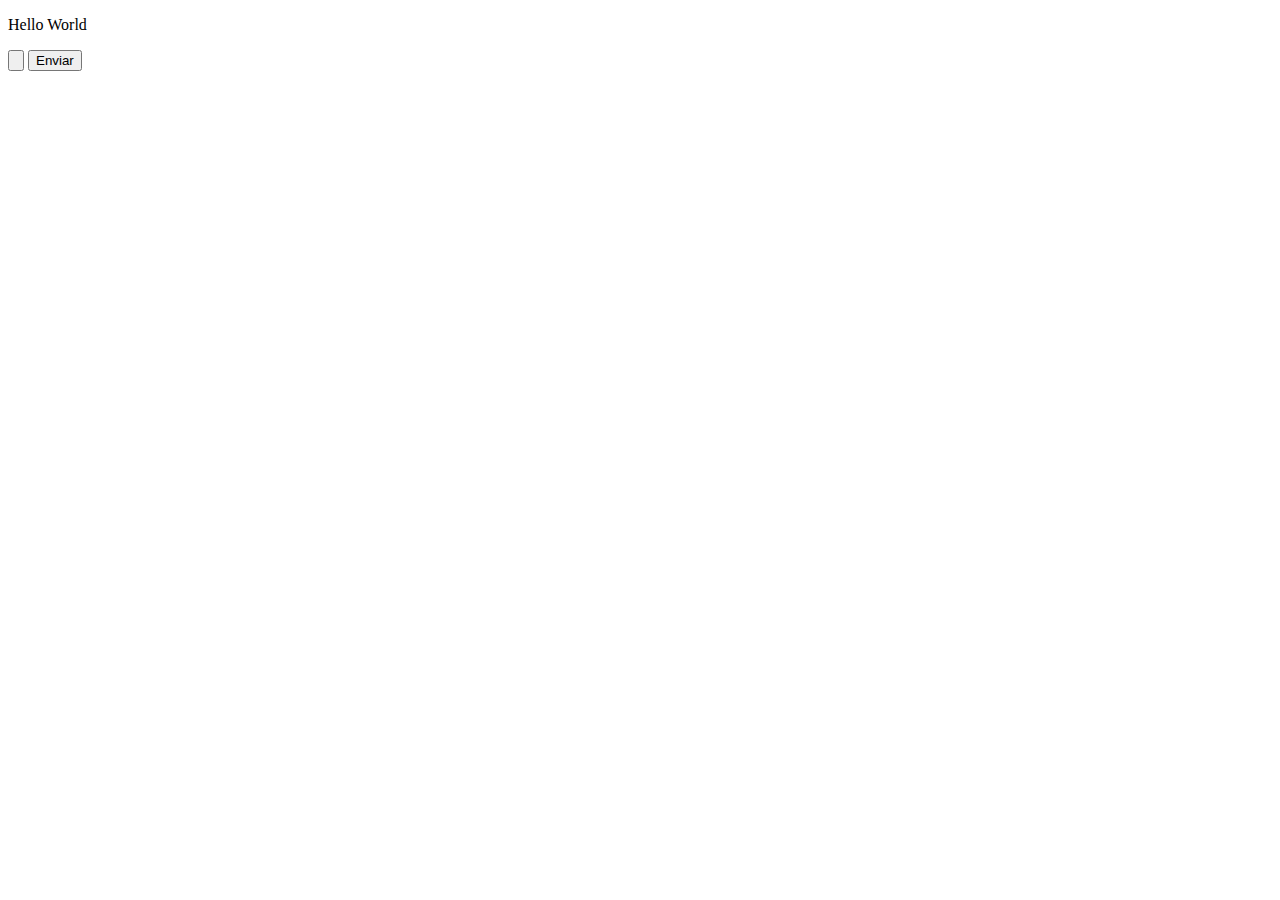
<file: index.html>
<!DOCTYPE html>
<html lang="pt-br">

<head>
    <meta charset="UTF-8">
    <meta name="viewport" content="width=device-width, initial-scale=1.0">
    <title>Site Aifude</title>
</head>

<body onload="window.alert('Seja Bem Vindo')">
    <p>Hello World</p>
    <input type="button" id="valor">
    <button id="enviar">Enviar</button>
    
    <script>
        document.querySelector("#enviar").addEventListener("click",mudarValor);

        function mudarValor(){
            document.querySelector("#valor").value = "Novo Conteúdo";
        }
    </script>
</body>

</html>
</file>
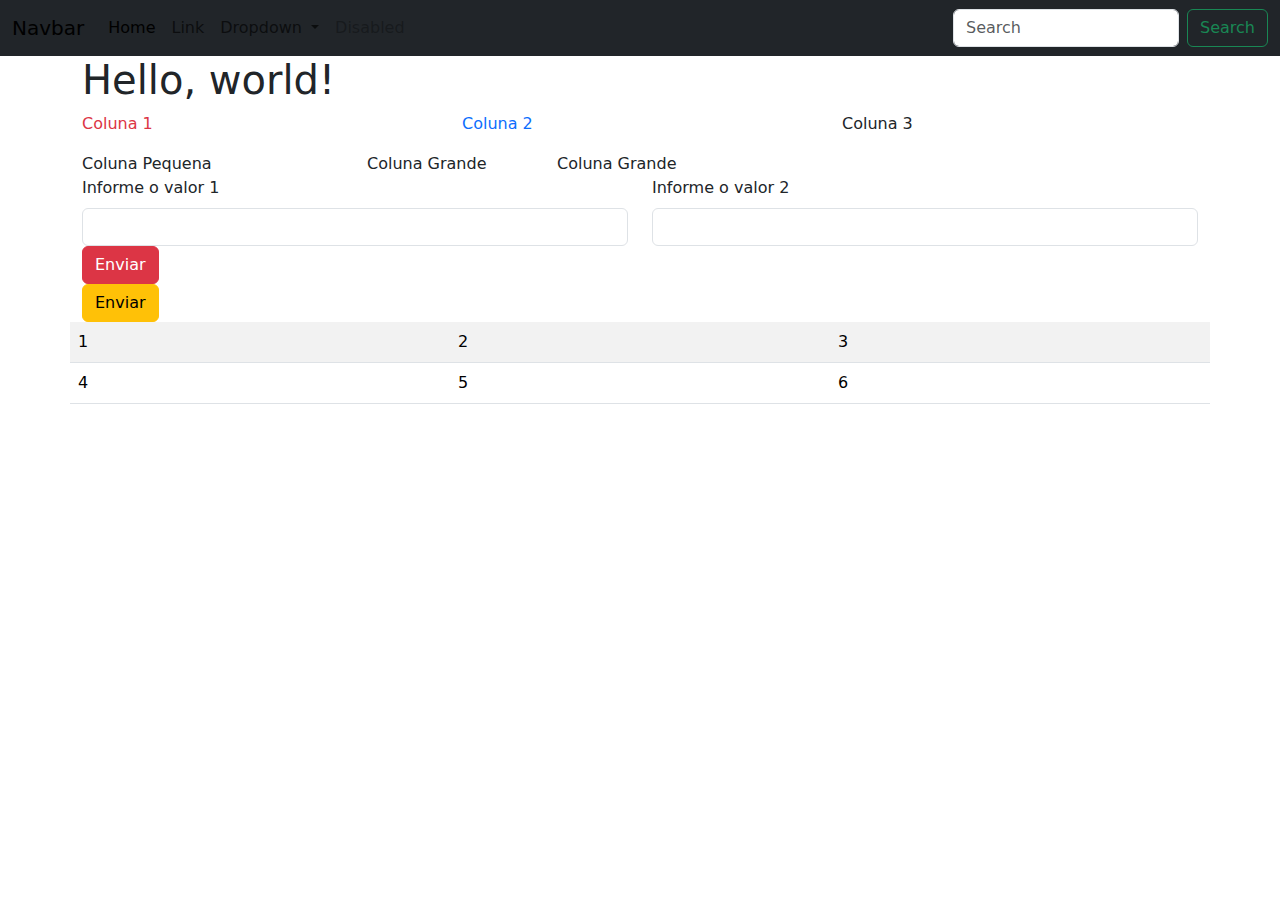
<file: Bootstrap/index.html>
<!doctype html>
<html lang="en">
  <head>
    <meta charset="utf-8">
    <meta name="viewport" content="width=device-width, initial-scale=1">
    <title>Bootstrap demo</title>
    <link href="https://cdn.jsdelivr.net/npm/bootstrap@5.3.3/dist/css/bootstrap.min.css" rel="stylesheet" integrity="sha384-QWTKZyjpPEjISv5WaRU9OFeRpok6YctnYmDr5pNlyT2bRjXh0JMhjY6hW+ALEwIH" crossorigin="anonymous">
  </head>
  <body>
    <nav class="navbar navbar-expand-lg bg-dark">
        <div class="container-fluid">
          <a class="navbar-brand" href="#">Navbar</a>
          <button class="navbar-toggler" type="button" data-bs-toggle="collapse" data-bs-target="#navbarSupportedContent" aria-controls="navbarSupportedContent" aria-expanded="false" aria-label="Toggle navigation">
            <span class="navbar-toggler-icon"></span>
          </button>
          <div class="collapse navbar-collapse" id="navbarSupportedContent">
            <ul class="navbar-nav me-auto mb-2 mb-lg-0">
              <li class="nav-item">
                <a class="nav-link active" aria-current="page" href="#">Home</a>
              </li>
              <li class="nav-item">
                <a class="nav-link" href="#">Link</a>
              </li>
              <li class="nav-item dropdown">
                <a class="nav-link dropdown-toggle" href="#" role="button" data-bs-toggle="dropdown" aria-expanded="false">
                  Dropdown
                </a>
                <ul class="dropdown-menu">
                  <li><a class="dropdown-item" href="#">Action</a></li>
                  <li><a class="dropdown-item" href="#">Another action</a></li>
                  <li><hr class="dropdown-divider"></li>
                  <li><a class="dropdown-item" href="#">Something else here</a></li>
                </ul>
              </li>
              <li class="nav-item">
                <a class="nav-link disabled" aria-disabled="true">Disabled</a>
              </li>
            </ul>
            <form class="d-flex" role="search">
              <input class="form-control me-2" type="search" placeholder="Search" aria-label="Search">
              <button class="btn btn-outline-success" type="submit">Search</button>
            </form>
          </div>
        </div>
      </nav>
    <main class="container">
        <h1>Hello, world!</h1>
        <div class ="row">
            <div class="col">
                <p class="text-danger">Coluna 1</p>
            </div>
            <div class="col">
                <p class="text-primary">Coluna 2</p>
            </div>
            <div class="col">
                Coluna 3
            </div>
        </div>
        <div class ="row">
            <div class="col-3">
                Coluna Pequena
            </div>
            <div class="col-2">
                Coluna Grande
            </div>
            <div class="col">
                Coluna Grande
            </div>
            <form action="" method="post">
                <div class="row">
                    <div class="col">
                        <label class="form-label" for="value1">Informe o valor 1</label>
                        <input class="form-control" type="text" name="value1" id="value1">
                    </div>
                    <div class="col">
                        <label class="form-label" for="value2">Informe o valor 2</label>
                        <input class="form-control" type="text" name="value2" id="value2">
                    </div>
                </div>
                <div class="row">
                    <div class="col">
                        <button type="submit" class="btn btn-danger">Enviar</button>
                    </div>
                </div>
                <div class="row">
                    <div class="col">
                        <a href="#" class="btn btn-warning">Enviar</a>
                    </div>
                </div>
            </form>
            <table class="table table-hover table-striped">
                <tr>
                    <td>1</td>
                    <td>2</td>
                    <td>3</td>
                </tr>
                <tr>
                    <td>4</td>
                    <td>5</td>
                    <td>6</td>
                </tr>
            </table>
        </div>
    </main>
    <script src="https://cdn.jsdelivr.net/npm/bootstrap@5.3.3/dist/js/bootstrap.bundle.min.js" integrity="sha384-YvpcrYf0tY3lHB60NNkmXc5s9fDVZLESaAA55NDzOxhy9GkcIdslK1eN7N6jIeHz" crossorigin="anonymous"></script>
  </body>
</html>
</file>
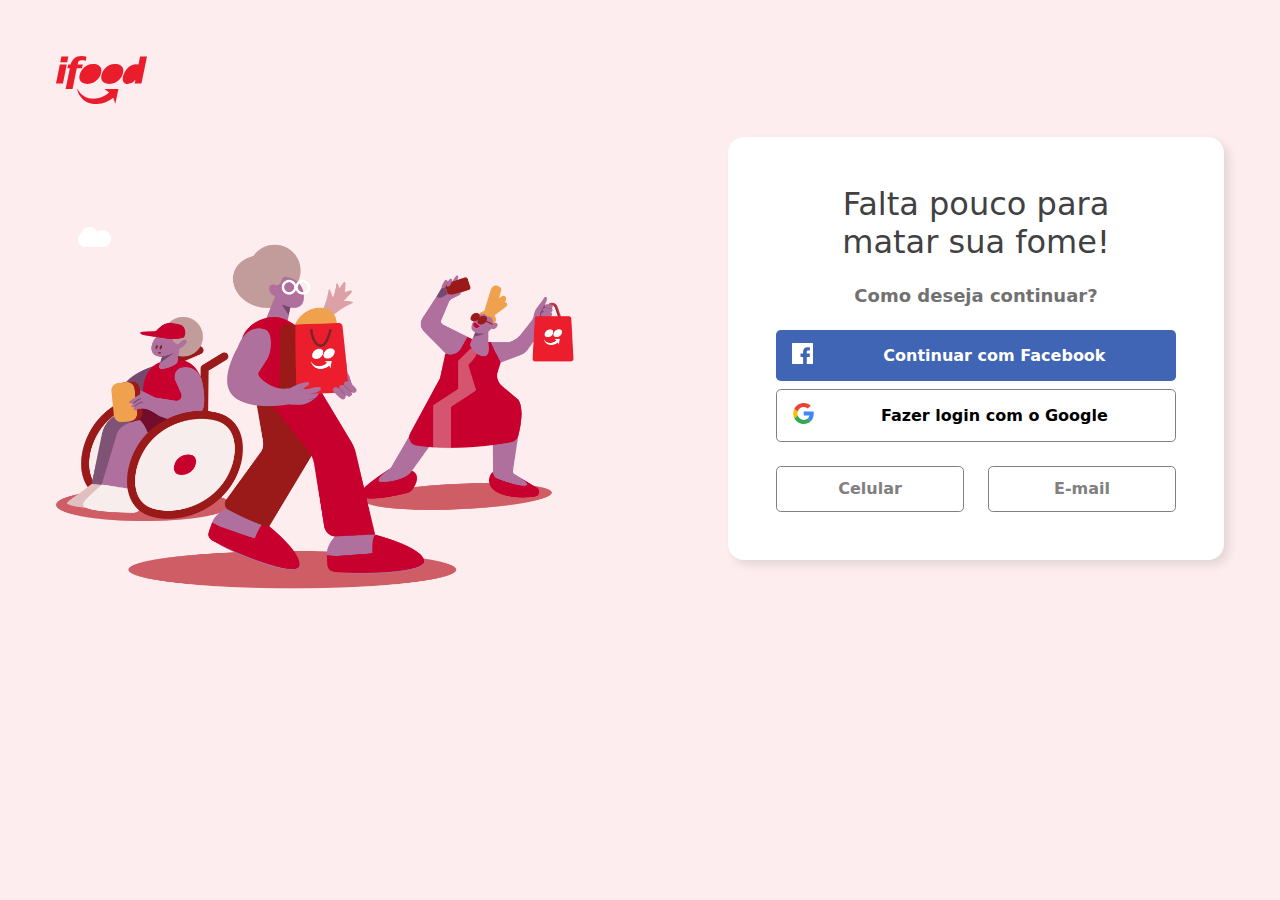
<file: TrabalhoIfood/entrar/index.html>
<!DOCTYPE html>
<html lang="pt-br">
  <head>
    <meta charset="UTF-8" />
    <meta name="viewport" content="width=device-width, initial-scale=1.0" />
    <link rel="stylesheet" href="style.css" />
    <title>Entrar</title>
  </head>
  <body>
    <div class="general">
      <a href="https://www.ifood.com.br/inicio"
        ><img
          src="./images/ifood-logo.svg"
          style="width: fit-content; height: 3rem"
      /></a>
      <div class="container">
        <div class="people-buying">
          <img src="./images/people-buying.png" style="width: 100%" />
        </div>
        <div class="login">
          <div class="white-container">
            <h1>Falta pouco para</h1>
            <h1>matar sua fome!</h1>
            <h4>Como deseja continuar?</h4>
            <div class="buttons">
              <div class="integrated-buttons">
                <button class="facebook">
                  <div class="equal">
                    <div><img src="./images/facebook-logo.svg" style="width: 1.3rem; fill: white;" /></div>
                    <div><p>Continuar com Facebook</p></div>
                  </div>
                </button>
                <button class="google">
                  <div  class="equal">
                    <div><img src="./images/google-logo.svg" style="width: 1.3rem;"/></div>
                    <div><p>Fazer login com o Google</p></div>
                  </div>
                </button>
              </div>
              <div class="common-buttons">
                <button class="normie">
                  <div>
                    <p>Celular</p>
                  </div>
                </button>
                <button class="normie">
                  <div>
                    <p>E-mail</p>
                  </div>
                </button>
              </div>
            </div>
          </div>
        </div>
      </div>
    </div>
  </body>
</html>
</file>
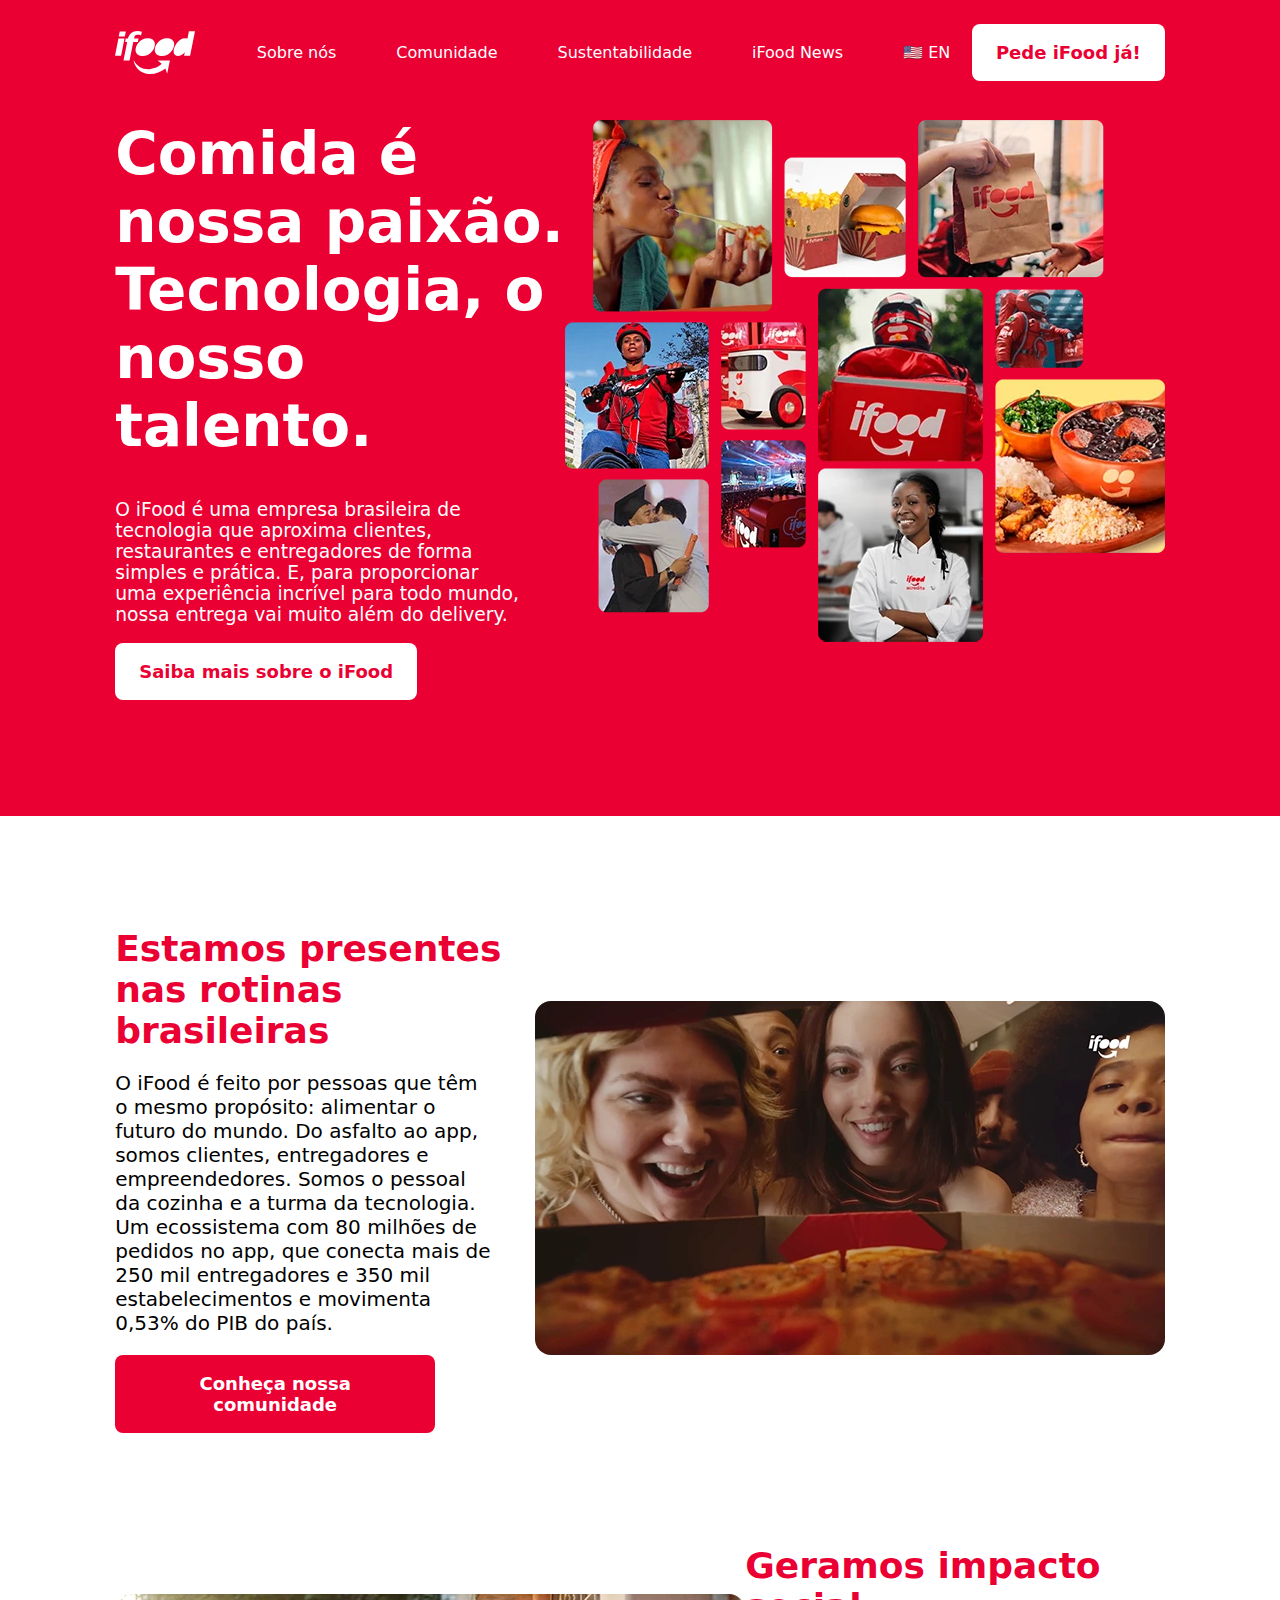
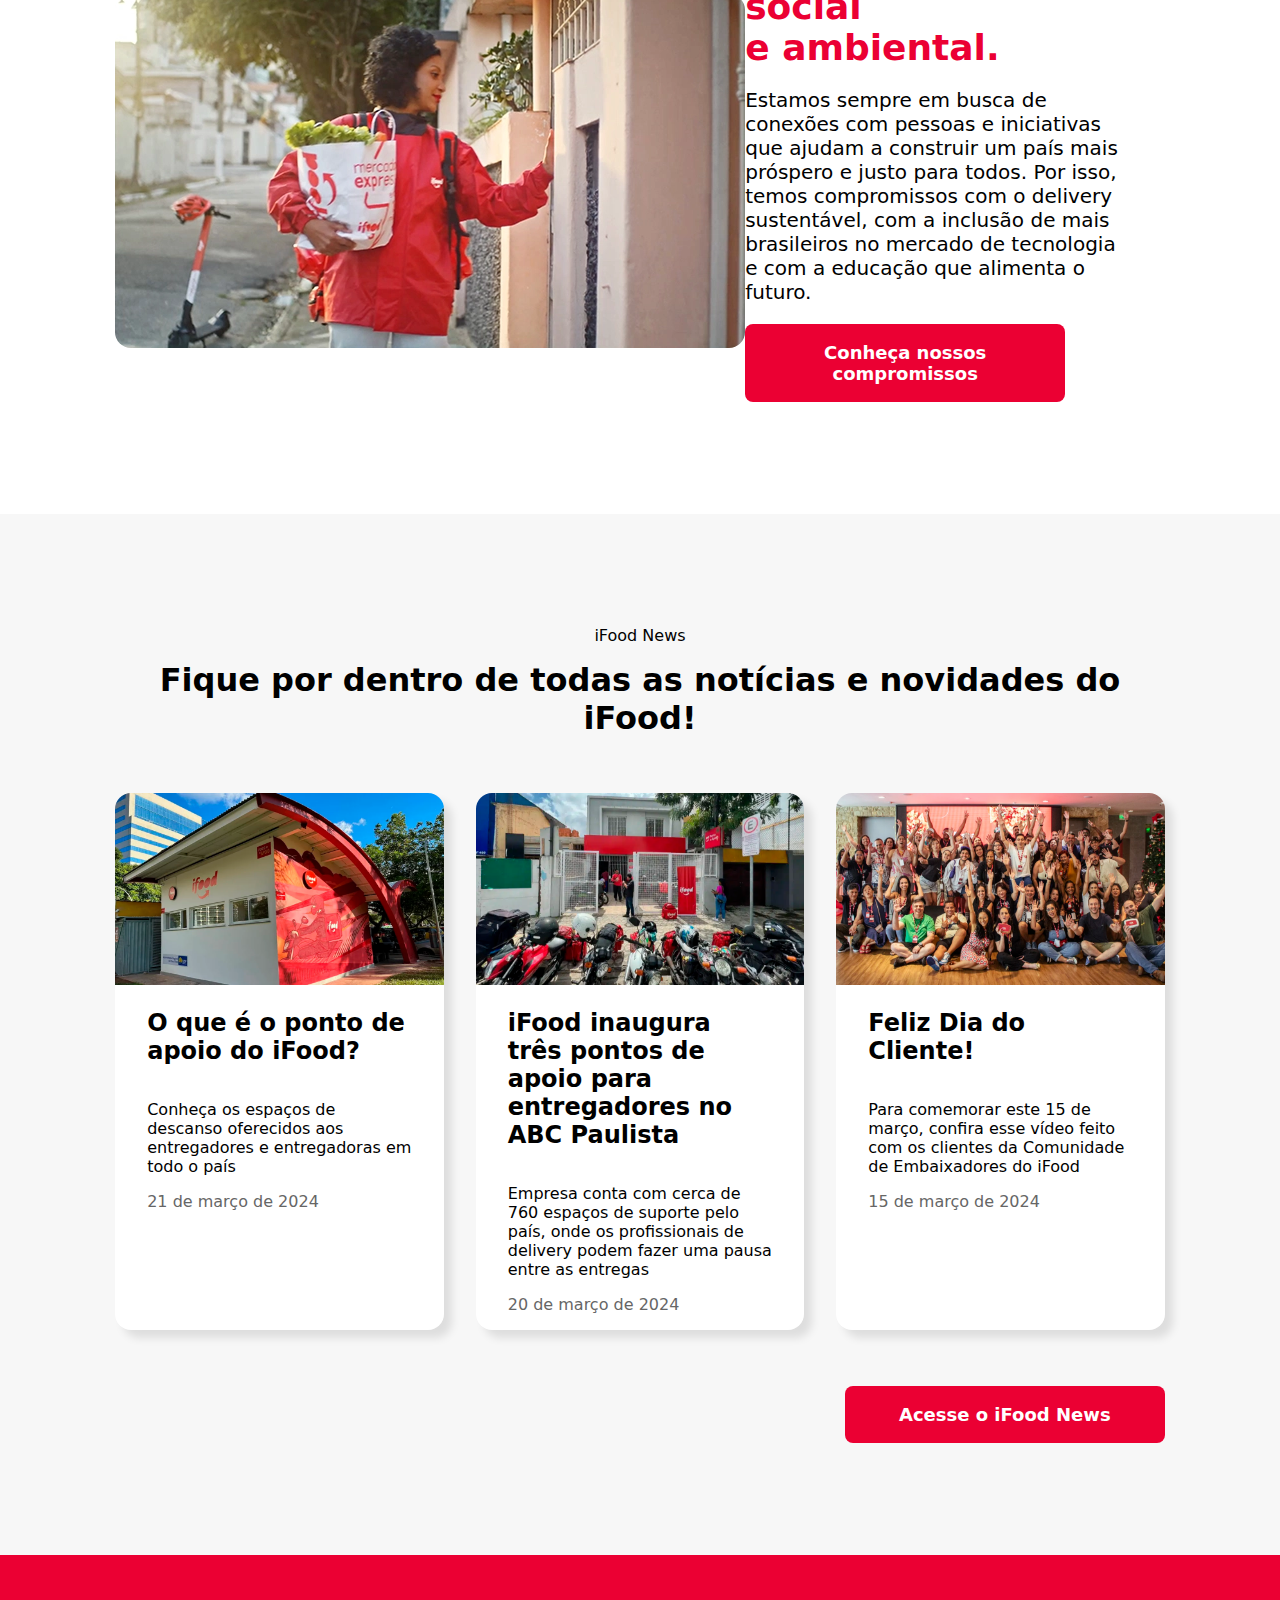
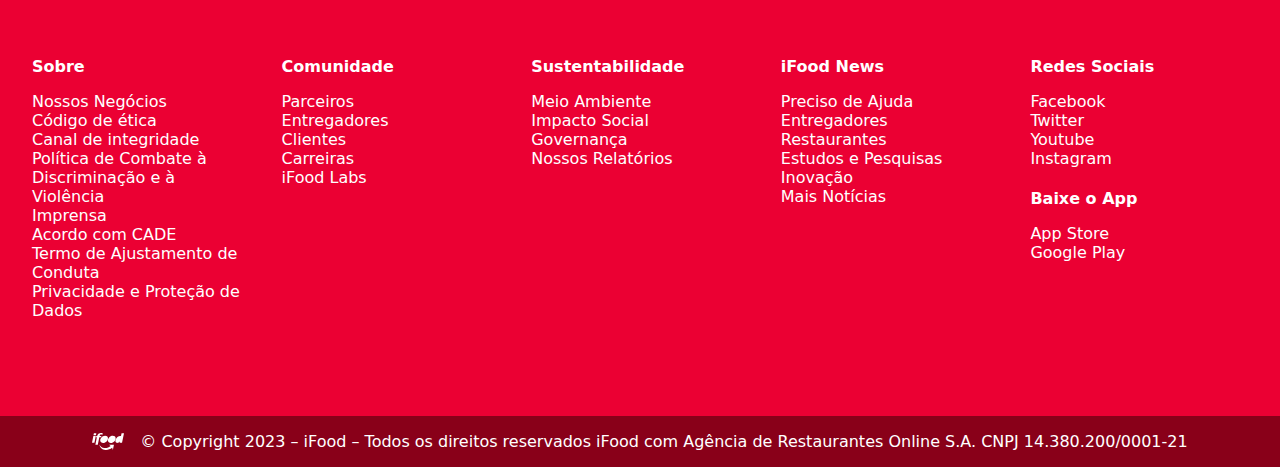
<file: TrabalhoIfood/institucional/index.html>
<!DOCTYPE html>
<html lang="en">
  <head>
    <meta charset="UTF-8" />
    <meta name="viewport" content="width=device-width, initial-scale=1.0" />
    <link rel="stylesheet" href="style.css" />
    <script src="./script.js"></script>
    <title>Landing Page</title>
  </head>
  <body>
    <div class="overlay"></div>
    <section class="beginning">
      <header>
        <nav class="navbar">
          <img src="./images/ifood-logo-branca.svg" style="width: 5rem" />
          <ul class="nav-menu">
            <li class="nav-item"><a href="#">Sobre nós</a></li>
            <li class="nav-subitem">+</li>
            <li class="nav-item"><a href="#">Comunidade</a></li>
            <li class="nav-subitem">+</li>
            <li class="nav-item"><a href="#">Sustentabilidade</a></li>
            <li class="nav-subitem">+</li>
            <li class="nav-item"><a href="#">iFood News</a></li>
            <li class="nav-item"><a href="#">&#x1F1FA;&#x1F1F8; EN</a></li>
            <input type="text" placeholder="Buscar notícias" class="search-bar">
          </ul>
          <div>
            <button class="white-button">
              <div><p>Pede iFood já!</p></div>
            </button>
          </div>
          <div class="hamburger">
            <span class="bar"></span>
            <span class="bar"></span>
            <span class="bar"></span>
          </div>
        </nav>
      </header>
      <main>
        <div id="gap-wrapper">
          <div>
            <h1>Comida é nossa paixão. Tecnologia, o nosso talento.</h1>
            <h3>
              O iFood é uma empresa brasileira de tecnologia que aproxima
              clientes, restaurantes e entregadores de forma simples e prática. E,
              para proporcionar uma experiência incrível para todo mundo, nossa
              entrega vai muito além do delivery.
            </h3>
          </div>
          <div>
            <button class="white-button">
              <div><p>Saiba mais sobre o iFood</p></div>
            </button>
          </div>
        </div>
        <div class="image-container">
          <img src="./images/first-image.webp" />
        </div>
      </main>
    </section>

    <section class="middle">
      <div class="row-wrapper">
        <div class="text">
          <h2>Estamos presentes nas rotinas brasileiras</h2>
          <p>
            O iFood é feito por pessoas que têm o mesmo propósito: alimentar o
            futuro do mundo. Do asfalto ao app, somos clientes, entregadores e
            empreendedores. Somos o pessoal da cozinha e a turma da tecnologia.
            Um ecossistema com 80 milhões de pedidos no app, que conecta mais de
            250 mil entregadores e 350 mil estabelecimentos e movimenta 0,53% do
            PIB do país.
          </p>
          <button class="red-button">
            <p>Conheça nossa comunidade</p>
          </button>
        </div>
        <div class="image-mask-primary"><img src="./images/info1.webp" /></div>
      </div>
      <div class="row-wrapper">
        <div class="image-mask-primary"><img src="./images/info2.webp" /></div>
        <div class="text">
          <h2>Geramos impacto social</h2>
          <h2>e ambiental.</h2>
          <p>
            Estamos sempre em busca de conexões com pessoas e iniciativas que
            ajudam a construir um país mais próspero e justo para todos. Por
            isso, temos compromissos com o delivery sustentável, com a inclusão
            de mais brasileiros no mercado de tecnologia e com a educação que
            alimenta o futuro.
          </p>
          <button class="red-button">
            <p>Conheça nossos compromissos</p>
          </button>
        </div>
      </div>
    </section>

    <section class="end">
      <div class="title">
        <p>iFood News</p>
        <h1>Fique por dentro de todas as notícias e novidades do iFood!</h1>
      </div>
      <div class="grid-wrapper">
        <div class="card">
          <div class="image-mask-secondary">
            <img src="./images/card1.webp" />
          </div>
          <div class="flex-wrapper">
            <div class="news">
              <h2>O que é o ponto de apoio do iFood?</h2>
              <p>
                Conheça os espaços de descanso oferecidos aos entregadores e
                entregadoras em todo o país
              </p>
            </div>
            <p class="data">21 de março de 2024</p>
          </div>
        </div>
        <div class="card">
          <div class="image-mask-secondary">
            <img src="./images/card2.webp" />
          </div>
          <div class="flex-wrapper">
            <div class="news">
              <h2>
                iFood inaugura três pontos de apoio para entregadores no ABC
                Paulista
              </h2>
              <p>
                Empresa conta com cerca de 760 espaços de suporte pelo país, onde
                os profissionais de delivery podem fazer uma pausa entre as
                entregas
              </p>
            </div>
            <p class="data">20 de março de 2024</p>
          </div>
        </div>
        <div class="card">
          <div class="image-mask-secondary">
            <img src="./images/card3.webp" />
          </div>
          <div class="flex-wrapper">
            <div class="news">
              <h2>Feliz Dia do Cliente!</h2>
              <p>
                Para comemorar este 15 de março, confira esse vídeo feito com os
                clientes da Comunidade de Embaixadores do iFood
              </p>
            </div>
            <p class="data">15 de março de 2024</p>
          </div>
        </div>
      </div>
      <div id="button-container">
        <button class="red-button">
          <div><p>Acesse o iFood News</p></div>
        </button>
      </div>
    </section>
    <footer>
      <div class="footer-wrapper">
        <div class="sobre">
          <h4>Sobre</h4>
          <ul>
            <li><a href="#">Nossos Negócios</a></li>
            <li><a href="#">Código de ética</a></li>
            <li><a href="#">Canal de integridade</a></li>
            <li>
              <a href="#">Política de Combate à Discriminação e à Violência</a>
            </li>
            <li><a href="#">Imprensa</a></li>
            <li><a href="#">Acordo com CADE</a></li>
            <li><a href="#">Termo de Ajustamento de Conduta</a></li>
            <li><a href="#">Privacidade e Proteção de Dados</a></li>
          </ul>
        </div>
        <div class="comunidade">
          <h4>Comunidade</h4>
          <ul>
            <li><a href="#">Parceiros</a></li>
            <li><a href="#">Entregadores</a></li>
            <li><a href="#">Clientes</a></li>
            <li><a href="#">Carreiras</a></li>
            <li><a href="#">iFood Labs</a></li>
          </ul>
        </div>
        <div class="sustentabilidade">
          <h4>Sustentabilidade</h4>
          <ul>
            <li><a href="#">Meio Ambiente</a></li>
            <li><a href="#">Impacto Social</a></li>
            <li><a href="#">Governança</a></li>
            <li><a href="#">Nossos Relatórios</a></li>
          </ul>
        </div>
        <div class="news-footer">
          <h4>iFood News</h4>
          <ul>
            <li><a href="#">Preciso de Ajuda</a></li>
            <li><a href="#">Entregadores</a></li>
            <li><a href="#">Restaurantes</a></li>
            <li><a href="#">Estudos e Pesquisas</a></li>
            <li><a href="#">Inovação</a></li>
            <li><a href="#">Mais Notícias</a></li>
          </ul>
        </div>
        <div class="redes">
          <h4>Redes Sociais</h4>
          <ul>
            <li><a href="#">Facebook</a></li>
            <li><a href="#">Twitter</a></li>
            <li><a href="#">Youtube</a></li>
            <li><a href="#">Instagram</a></li>
          </ul>
          <h4>Baixe o App</h4>
          <ul>
            <li><a href="#">App Store</a></li>
            <li><a href="#">Google Play</a></li>
          </ul>
        </div>
      </div>
    </footer>
    <div class="copyright">
      <img src="./images/ifood-logo-branca.svg" style="width: 2rem" />
      <p>
        © Copyright 2023 – iFood – Todos os direitos reservados iFood com
        Agência de Restaurantes Online S.A. CNPJ 14.380.200/0001-21
      </p>
    </div>
  </body>
</html>
</file>
<file: TrabalhoIfood/entrar/style.css>
/* Define a fonte a ser usada para todos os elementos */
* {
  font-family: system-ui, -apple-system, BlinkMacSystemFont, "Segoe UI", Roboto,
    Oxygen, Ubuntu, Cantarell, "Open Sans", "Helvetica Neue", sans-serif;
}

/* Estilizações básicas para o corpo do documento */
body {
  display: flex;
  flex-direction: column;
  margin: 0;
  padding: 0;
  overflow-y: hidden; /* Esconde a barra de rolagem vertical */
  background-color: #fdedee; /* Define a cor de fundo */
}

/* Define um estilo geral para elementos com a classe "general" */
.general {
  display: flex;
  flex-direction: column;
  margin: 3.5rem; /* Margem externa de 3.5rem */
  z-index: 2; /* Define a ordem de empilhamento do elemento */
}

/* Define um estilo para o container, que agrupa elementos */
.container {
  display: flex;
  flex-direction: row;
  align-items: center; /* Alinha os itens verticalmente */
  justify-content: center; /* Alinha os itens horizontalmente */
  gap: 12vw; /* Define o espaçamento entre os elementos filhos */
}

/* Define um estilo específico para a seção de pessoas comprando */
.people-buying {
  display: flex;
  flex-direction: column;
}

/* Estilos para telas com largura mínima de 1740px */
@media (min-width: 1740px) {
  .container {
    gap: 0; /* Define o espaçamento entre os elementos como 0 */
  }
  .people-buying img {
    width: 50% !important; /* Define a largura da imagem como 50% */
  }
}

/* Estilos para telas com largura máxima de 900px */
@media (max-width: 900px) {
  .container {
    flex-direction: column; /* Muda a direção do container para coluna */
    gap: 0; /* Define o espaçamento entre os elementos como 0 */
  }
  .people-buying {
    align-items: center; /* Alinha os itens centralmente */
  }
  .people-buying img {
    width: 50% !important; /* Define a largura da imagem como 50% */
  }
}

/* Estilos para a seção de login */
.login {
  display: flex;
  flex-direction: column;
}

/* Estilo do contêiner branco */
.white-container {
  display: flex;
  flex-direction: column;
  justify-content: center;
  align-items: center;
  background-color: white;
  border-radius: 1rem;
  padding: 3rem;
  box-shadow: 5px 5px 10px rgba(0, 0, 0, 0.1);
  text-align: center;
  width: 25rem;

  /* Estilização para títulos dentro do contêiner */
  h1 {
    margin: 0;
    padding: 0;
    color: #414143;
    font-weight: 500;
  }
  /* Estilização para subtítulos dentro do contêiner */
  h4 {
    color: #717171;
    font-size: 18px;
  }
}

/* Estilos para telas com largura máxima de 900px */
@media (max-width: 900px) {
  .white-container {
    background-color: #fdedee; /* Define a cor de fundo como #fdedee */
    border-radius: 0; /* Remove o arredondamento da borda */
    box-shadow: unset; /* Remove a sombra */
    width: 50vw; /* Define a largura como 50% da largura da viewport */
  }
}

/* Estilos para telas com largura máxima de 489px */
@media (max-width: 489px) {
  .people-buying img {
    width: 90% !important; /* Define a largura da imagem como 90% */
  }
  .white-container {
    width: 74vw; /* Define a largura como 74% da largura da viewport */
    h1 {
      font-size: 24px; /* Define o tamanho da fonte como 24px */
    }
    h4 {
      font-size: 16px; /* Define o tamanho da fonte como 16px */
    }
  }
}

/* Estilos para botões */
.buttons {
  display: flex;
  flex-direction: column;
  gap: 1.5rem; /* Define o espaçamento entre os botões */
  width: 100%;
}

/* Estilos para botões integrados */
.integrated-buttons {
  display: flex;
  flex-direction: column;
  width: 100%;
  gap: 0.5rem; /* Define o espaçamento entre os botões */
}

/* Estilos para botões de mesma largura */
.equal {
  display: flex;
  flex-direction: row;
  align-items: center;
  gap: 1rem; /* Define o espaçamento entre os elementos */
  cursor: pointer; /* Muda o cursor ao passar sobre o elemento */

  /* Estilização para parágrafos dentro dos botões */
  p {
    font-size: 16px;
    font-weight: 600;
  }

  /* Estilização para o segundo filho */
  :nth-child(2) {
    display: flex;
    justify-content: center;
    width: 100%;
  }
}

/* Estilos para o botão do Facebook */
.facebook {
  background-color: #4065b4; /* Define a cor de fundo */
  border-radius: 0.3rem; /* Define o arredondamento da borda */
  border: none; /* Remove a borda */
  padding: 0 1rem; /* Adiciona preenchimento interno */
  color: white; /* Define a cor do texto */
  transition: filter 0.3s ease; /* Adiciona uma transição suave */
}

/* Estilos para o efeito de hover no botão do Facebook */
.facebook:hover {
  filter: brightness(1.2); /* Altera o brilho do elemento */
}

/* Estilos para o botão do Google */
.google {
  background-color: white; /* Define a cor de fundo */
  border-radius: 0.3rem; /* Define o arredondamento da borda */
  border: 1px grey solid; /* Adiciona uma borda sólida */
  padding: 0 1rem; /* Adiciona preenchimento interno */
  transition: filter 0.3s ease; /* Adiciona uma transição suave */
}

/* Estilos para o efeito de hover no botão do Google */
.google:hover {
  filter: brightness(1.2) hue-rotate(30deg); /* Altera o brilho e a tonalidade */
}

/* Estilos comuns para botões */
.common-buttons {
  display: flex;
  flex-direction: row;
  width: 100%;
  gap: 1.5rem; /* Define o espaçamento entre os botões */
}

/* Estilos para botões "normais" */
.normie {
  display: flex;
  width: 100%;
  background-color: white; /* Define a cor de fundo */
  border-radius: 0.3rem; /* Define o arredondamento da borda */
  border: 1px grey solid; /* Adiciona uma borda sólida */
  padding: 0.8rem 1rem; /* Adiciona preenchimento interno */
  transition: filter 0.3s ease; /* Adiciona uma transição suave */
  justify-content: center; /* Alinha o conteúdo ao centro horizontalmente */
  font-size: 16px; /* Define o tamanho da fonte */
  font-weight: 600; /* Define o peso da fonte */
  color: grey; /* Define a cor do texto */

  /* Estilização para parágrafos dentro dos botões */
  p {
    margin: 0; /* Remove as margens */
  }
}

/*os !importants servem para sobrepor o tamanho inicial da imagem que
 teve que ser aplicado no codigo html, sem eles os outros widths não 
 funcionam*/
</file>
<file: TrabalhoIfood/institucional/style.css>
* {
  font-family: system-ui, -apple-system, BlinkMacSystemFont, "Segoe UI", Roboto,
    Oxygen, Ubuntu, Cantarell, "Open Sans", "Helvetica Neue", sans-serif;
}

body {
  display: flex;
  flex-direction: column;
  margin: 0;
  overflow-x: hidden;
}

.overlay {
  display: none;
  position: fixed;
  top: 0;
  left: 0;
  width: 100%;
  height: 100%;
  background-color: rgba(0, 0, 0, 0.5); /* Cor de fundo semi-transparente */
  z-index: 2; /* Z-index alto para garantir que esteja acima do conteúdo */
}

/* Estilo para um overlay (sobreposição) utilizado para escurecer a página quando necessário:
   - Inicialmente oculto (display: none)
   - Posicionamento fixo para cobrir toda a tela
   - Fundo semi-transparente preto (rgba(0, 0, 0, 0.5))
   - Z-index alto para garantir que esteja acima do conteúdo principal */

.no-scroll {
  overflow: hidden;
}

/* Estilo aplicado ao corpo da página quando o scroll é desabilitado:
   - Oculta o overflow para desabilitar a rolagem da página quando o 
   menu comprimido estiver ativo na tela */

.beginning {
  background-color: #eb0033;
  display: flex;
  flex-direction: column;
  padding: 0 9vw 9vw 9vw;
  color: white;
}

header {
  li {
    list-style: none;
  }
  a {
    color: white;
    text-decoration: none;
  }
}

.navbar {
  display: flex;
  flex-direction: row;
  align-items: center;
  justify-content: space-between;
  padding: 1.5rem 0 0 0;
}

/* Estilo para a barra de navegação (navbar):
   - Usa flexbox para organizar os itens na horizontal
   - Alinha os itens verticalmente ao centro
   - Adiciona espaçamento interno na parte superior */

.nav-menu {
  display: flex;
  justify-content: space-between;
  align-items: center;
  gap: 60px;
}

.hamburger {
  display: none;
  cursor: pointer;
}

.nav-subitem {
  display: none;
  font-weight: 600;
  font-size: 28px;
  color: black;
}
/* Estilo para os subitens de navegação na barra de menu:
   - Inicialmente ocultos (display: none)
   - Define o peso da fonte como 600 (semi-negrito)
   - Define o tamanho da fonte como 28 pixels
   - Define a cor do texto como preto */

.bar {
  display: block;
  width: 25px;
  height: 3px;
  margin: 3.5px auto;
  -webkit-transition: all 0.3s ease-in-out;
  transition: all 0.3s ease-in-out;
  background-color: white;
}
/* Estilo para as barras (linhas) do ícone de menu "hamburger":
   - Define as dimensões (largura e altura) das barras
   - Define o espaçamento ao redor das barras
   - Adiciona uma transição suave para animações */

.search-bar {
  display: none;
  border: none;
  background-color: white;
  margin: 16px 0;
  padding: 0.3rem 1rem;
  font-size: 16px;
  width: 60vw;
  border-radius: 0.2rem;
}
/* Estilo para a barra de pesquisa (search-bar):
   - Inicialmente oculta (display: none)
   - Remove a borda da barra de pesquisa
   - Define o fundo branco para a barra de pesquisa
   - Adiciona margem ao redor da barra de pesquisa
   - Define o tamanho da fonte e a largura da barra de pesquisa */

main {
  display: flex;
  flex-direction: row;
}
main div:first-child h1 {
  font-size: 58px;
}
main div:first-child h3 {
  width: 90%;
  font-weight: 500;
}

.white-button {
  background-color: white;
  border-radius: 0.5rem;
  color: #eb0033;
  border: none;
  padding: 0 1.5rem;
  font-weight: 600;
  font-size: 18px;
}

#gap-wrapper {
  display: flex;
  flex-direction: column;
  justify-content: space-between;
}

@media (max-width: 1024px) {
  .image-container,
  .image-mask-primary {
    display: flex;
    flex-direction: column;
    justify-content: center;

    img {
      width: 42vw;
    }
  }
  .text p {
    font-size: larger !important;
    width: 100% !important;
  }
  .grid-wrapper {
    grid-template-columns: repeat(auto-fit, minmax(200px, 1fr)) !important;
  }
  .hamburger {
    display: flex;
    flex-direction: column;
    z-index: 3;
  }

  /*Esconde a primeira barra e rotaciona as duas ultimas para fazer um X*/
  .hamburger.active .bar:nth-child(2) {
    opacity: 0;
  }
  .hamburger.active .bar:nth-child(1) {
    transform: translateY(8px) rotate(45deg);
  }
  .hamburger.active .bar:nth-child(3) {
    transform: translateY(-12px) rotate(-45deg);
  }

  header {
    a {
      color: black;
    }
  }
  .nav-menu {
    position: fixed;
    left: -120%;
    top: 88px;
    gap: 0;
    flex-direction: column;
    background-color: #f7f7f7;
    width: 100%;
    text-align: left;
    transition: 0.3s;
    z-index: 3;
    align-items: stretch;
    font-weight: 500;
  }
  .nav-item {
    margin: 16px 0;
  }
  .nav-menu.active {
    left: 0;
    padding: 1rem 7rem;
  }
  .nav-subitem.active {
    display: flex;
  }
  .overlay.active {
    display: flex;
  }
  .search-bar.active {
    display: flex;
  }
}

@media (max-width: 800px) {
  main div:first-child h1 {
    font-size: xx-large !important;
  }
  .white-button {
    font-size: 14px;
  }
  .red-button {
    width: unset !important;
    p {
      font-size: 14px !important;
    }
  }
  .grid-wrapper {
    grid-template-columns: repeat(auto-fit, minmax(100px, 1fr)) !important;
  }
  .flex-wrapper {
    h2 {
      font-size: medium;
    }
    p {
      font-size: smaller;
    }
  }
}

@media (max-width: 500px) {
  main {
    flex-direction: column-reverse;
    align-items: center;
    justify-content: center;
  }
  .nav-menu.active {
    padding: 1rem 3rem;
  }
  .image-container img {
    width: 80vw;
  }
  .row-wrapper {
    flex-direction: column-reverse !important;
    gap: 2rem;
  }
  .text {
    width: 100% !important;
  }
  .image-mask-primary img {
    width: 80vw;
  }
  .grid-wrapper {
    grid-template-columns: repeat(auto-fit, minmax(200px, 1fr)) !important;
  }
  .image-mask-secondary img {
    height: 40vw !important;
  }
  .copyright {
    flex-wrap: wrap-reverse;
  }
}

/*--------------------------------------------------------------------*/

.middle {
  display: flex;
  flex-direction: column;
  padding: 7rem 9vw 7rem 9vw;
  gap: 7rem;
}

.row-wrapper {
  display: flex;
  flex-direction: row;
  justify-content: space-between;
  align-items: center;
}

.image-mask-primary img {
  border-radius: 1rem;
}

.text {
  display: flex;
  flex-direction: column;
  width: 34vw;
}
.text h2 {
  color: #eb0033;
  font-size: 36px;
  margin: 0;
  padding: 0;
}
.text p {
  font-size: 20px;
  width: 90%;
}

.red-button {
  color: white;
  border-radius: 0.5rem;
  background-color: #eb0033;
  border: none;
  padding: 0 1rem;
  font-weight: 600;
  display: flex;
  align-items: center;
  justify-content: center;
  width: 20rem;

  p {
    font-size: 18px;
  }
}

/*----------------------------------------------------------------------*/

.end {
  background-color: #f7f7f7;
  padding: 7rem 9vw;
  align-items: center;
  text-align: center;
  gap: 3.5rem;
  display: flex;
  flex-direction: column;
}

.title {
  display: flex;
  flex-direction: column;
  gap: 1rem;

  h1,
  p {
    padding: 0%;
    margin: 0%;
  }
}

.grid-wrapper {
  display: grid;
  grid-template-columns: repeat(
    auto-fit,
    minmax(300px, 1fr)
  ); /* Ajustado para se adaptar ao tamanho do conteúdo */
  gap: 2rem;
  width: -webkit-fill-available;
}

.card {
  display: flex;
  flex-direction: column;
  background-color: white;
  border-radius: 1rem;
  box-shadow: 8px 8px 8px rgba(0, 0, 0, 0.1);
  text-align: left;
}

.image-mask-secondary img {
  border-radius: 1rem 1rem 0 0;
  width: 100%;
  height: 15vw;
  max-width: 100%; /* Ajustado para garantir que a imagem não ultrapasse os limites do contêiner */
}

.flex-wrapper {
  padding: 0 2rem 0 2rem;
}

.news {
  flex: 2; /* Alterado para flex: 1 para que a .news ocupe o espaço restante */
  display: flex;
  flex-direction: column;
}

.data {
  margin-top: auto; /* Define a margem superior automática para empurrar a data para o canto inferior */
  color: #666;
}

#button-container {
  display: flex;
  flex-direction: column;
  align-self: flex-end;
}

/*---------------------------------------------------*/

footer {
  display: flex;
  flex-direction: column;
  background-color: #eb0033;
  justify-content: center;
  align-items: center;
  padding: 3rem 0; /* Adicionado preenchimento superior e inferior */

  /* Estilização para os títulos de cada seção */
  h4 {
    margin-bottom: 1rem;
    color: white; /* Adicionado para garantir a cor branca */
  }

  /* Estilização para as listas de links */
  ul {
    list-style: none;
    padding: 0;
  }

  /* Estilização para os links */
  a {
    color: white;
    text-decoration: none;
    transition: color 0.3s ease; /* Adicionado efeito de transição suave para a cor */
  }

  /* Estilização para os links ao passar o mouse */
  a:hover {
    color: #ffcc00; /* Alterado para uma cor mais clara ao passar o mouse */
  }

  /* Estilização para o logotipo do iFood */
  img {
    width: 2rem;
    margin-bottom: 1rem; /* Adicionado espaço abaixo do logotipo */
  }

  /* Estilização para o texto de direitos autorais */
  p {
    color: white;
    font-size: 14px;
    margin-top: 1rem;
  }
}

.footer-wrapper {
  display: grid;
  grid-template-columns: repeat(
    auto-fit,
    minmax(200px, 1fr)
  ); /* Ajustado para se adaptar ao tamanho do conteúdo */
  gap: 2rem;
  padding: 2rem;
  width: -webkit-fill-available;
}

/* Estilos para cada seção do footer */
.sobre,
.comunidade,
.sustentabilidade,
.news-footer,
.redes {
  width: -webkit-fill-available;
  color: white;
}

.copyright {
  width: 100%;
  display: flex;
  flex-direction: row;
  justify-content: center; /* Alterado para centralizar o texto */
  align-items: center; /* Alterado para centralizar o texto verticalmente */
  gap: 1rem; /* Adicionado espaço entre os elementos */
  background-color: #890019;
  color: white;
}

.copyright img {
  width: 2rem;
}

/*----------------------------------------------------------------------------*/
</file>
